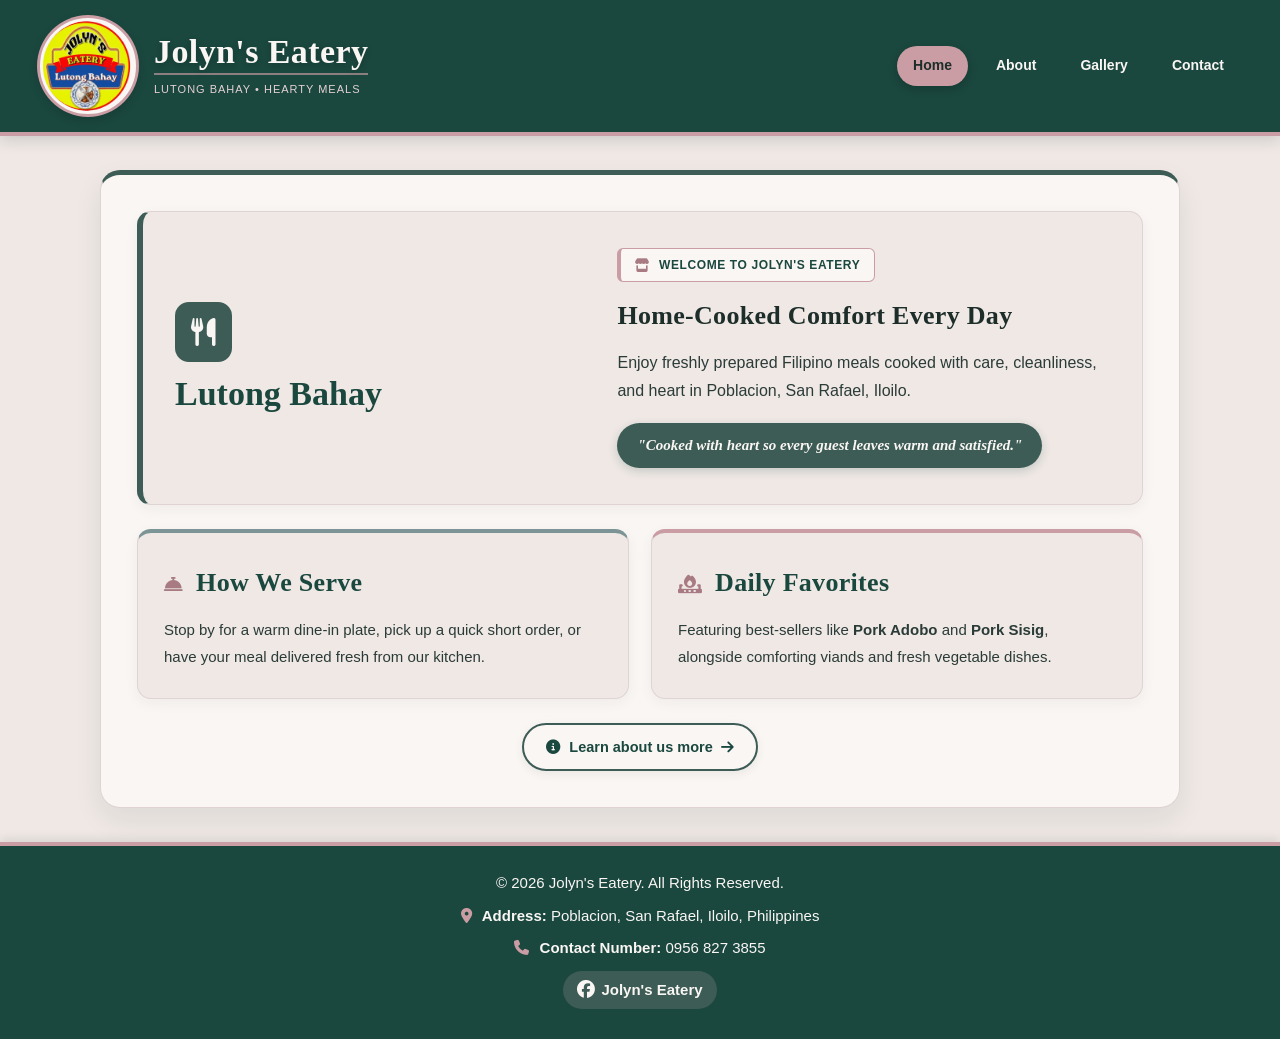
<file: index.html>
<!DOCTYPE html>
<html lang="en">

<head>
    <meta charset="UTF-8">
    <meta name="viewport" content="width=device-width, initial-scale=1.0">

    <title>Jolyn's Eatery | Home</title>

    <link rel="icon" type="image/png" href="Images/Jolyn's Logo.png">
    <link rel="stylesheet" href="css/styles.css">

    <!-- Font Awesome Icons -->
    <link rel="stylesheet"
          href="https://cdnjs.cloudflare.com/ajax/libs/font-awesome/6.5.1/css/all.min.css">
</head>

<body>

    <header>

        <div class="header-logo">

            <img src="Images/Jolyn's Logo.png"
                 alt="Jolyn's Eatery Logo">

            <div>
                <h1>Jolyn's Eatery</h1>
                <span class="header-tagline">Lutong Bahay • Hearty Meals</span>
            </div>

        </div>

        <nav aria-label="Primary Navigation">
            <input type="checkbox" id="nav-toggle" class="nav-toggle">
            <label for="nav-toggle" class="nav-toggle-label" aria-label="Toggle Menu">
                <span></span>
                <span></span>
                <span></span>
            </label>
            <ul>
                <li><a href="index.html" class="active">Home</a></li>
                <li><a href="about.html">About</a></li>
                <li><a href="gallery.html">Gallery</a></li>
                <li><a href="contact.html">Contact</a></li>
            </ul>
        </nav>

    </header>

    <main>

        <!-- Hero Section -->
        <section class="hero">

            <div class="hero-left">
                <i class="fa-solid fa-utensils" aria-hidden="true"></i>
                <span class="hero-highlight">Lutong Bahay</span>
            </div>

            <div class="hero-right">
                <span class="welcome-note">
                    <i class="fa-solid fa-store" aria-hidden="true"></i>
                    Welcome to Jolyn's Eatery
                </span>

                <h2>Home-Cooked Comfort Every Day</h2>

                <p>
                    Enjoy freshly prepared Filipino meals cooked with care, cleanliness,
                    and heart in Poblacion, San Rafael, Iloilo.
                </p>

                <span class="tagline-pill">
                    "Cooked with heart so every guest leaves warm and satisfied."
                </span>
            </div>

        </section>

        <!-- Two-Column Serving & Specialties -->
        <div class="home-grid">

            <section class="info-card serve-card">

                <h2><i class="fa-solid fa-concierge-bell" aria-hidden="true"></i> How We Serve</h2>

                <p>
                    Stop by for a warm dine-in plate, pick up a quick short order, or have
                    your meal delivered fresh from our kitchen.
                </p>

            </section>

            <section class="info-card special-card">

                <h2><i class="fa-solid fa-fire-burner" aria-hidden="true"></i> Daily Favorites</h2>

                <p>
                    Featuring best-sellers like <strong>Pork Adobo</strong> and
                    <strong>Pork Sisig</strong>, alongside comforting viands and fresh
                    vegetable dishes.
                </p>

            </section>

        </div>

        <!-- Bottom Middle CTA Under Both Cards -->
        <div class="home-bottom-cta">
            <a href="about.html" class="about-cta-btn">
                <i class="fa-solid fa-circle-info" aria-hidden="true"></i>
                Learn about us more
                <i class="fa-solid fa-arrow-right" aria-hidden="true"></i>
            </a>
        </div>

    </main>

    <footer>

        <p>&copy; 2026 Jolyn's Eatery. All Rights Reserved.</p>

        <p>
            <i class="fa-solid fa-location-dot" aria-hidden="true"></i>
            <strong>Address:</strong>
            Poblacion, San Rafael, Iloilo, Philippines
        </p>

        <p>
            <i class="fa-solid fa-phone" aria-hidden="true"></i>
            <strong>Contact Number:</strong>
            0956 827 3855
        </p>

        <p>
            <a href="https://www.facebook.com/BagoongIlonggo" target="_blank" rel="noopener noreferrer">
                <i class="fa-brands fa-facebook" aria-hidden="true"></i>
                Jolyn's Eatery
            </a>
        </p>

    </footer>

</body>

</html>
</file>
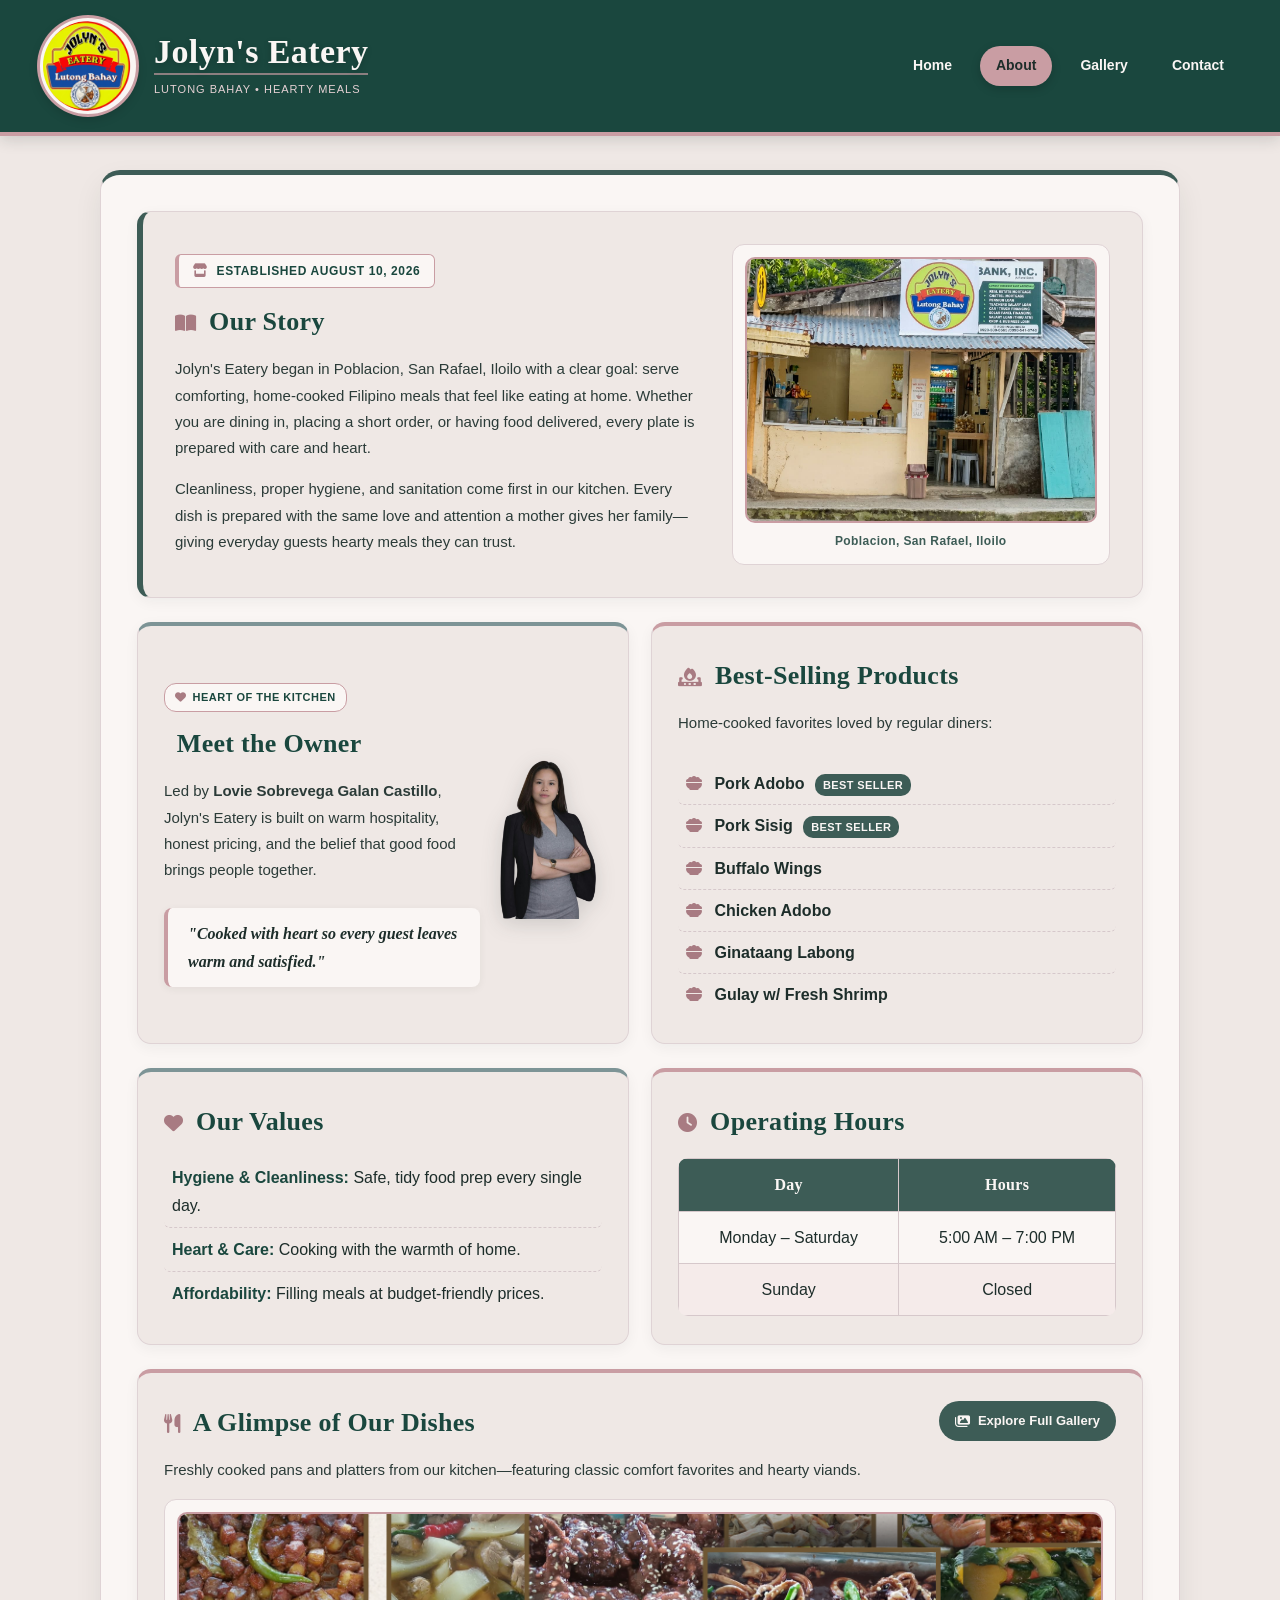
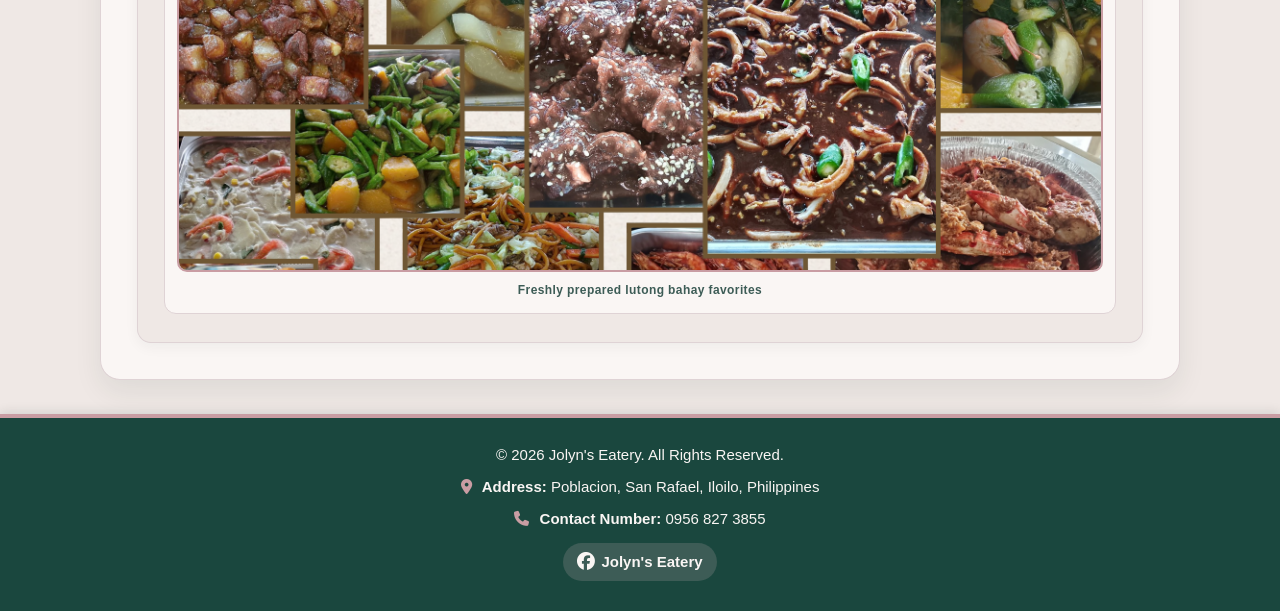
<file: about.html>
<!DOCTYPE html>
<html lang="en">

<head>
    <meta charset="UTF-8">
    <meta name="viewport" content="width=device-width, initial-scale=1.0">

    <title>Jolyn's Eatery | About</title>

    <link rel="icon" type="image/png" href="Images/Jolyn's Logo.png">
    <link rel="stylesheet" href="css/styles.css">

    <!-- Font Awesome Icons -->
    <link rel="stylesheet"
          href="https://cdnjs.cloudflare.com/ajax/libs/font-awesome/6.5.1/css/all.min.css">
</head>

<body>

    <header>

        <div class="header-logo">

            <img src="Images/Jolyn's Logo.png"
                 alt="Jolyn's Eatery Logo">

            <div>
                <h1>Jolyn's Eatery</h1>
                <span class="header-tagline">Lutong Bahay • Hearty Meals</span>
            </div>

        </div>

        <nav aria-label="Primary Navigation">
            <input type="checkbox" id="nav-toggle" class="nav-toggle">
            <label for="nav-toggle" class="nav-toggle-label" aria-label="Toggle Menu">
                <span></span>
                <span></span>
                <span></span>
            </label>
            <ul>
                <li><a href="index.html">Home</a></li>
                <li><a href="about.html" class="active">About</a></li>
                <li><a href="gallery.html">Gallery</a></li>
                <li><a href="contact.html">Contact</a></li>
            </ul>
        </nav>

    </header>

    <main>

        <!-- Our Story Section -->
        <section class="about-story-card">

            <div class="about-story-text">
                <span class="welcome-note">
                    <i class="fa-solid fa-store" aria-hidden="true"></i>
                    Established August 10, 2026
                </span>

                <h2><i class="fa-solid fa-book-open" aria-hidden="true"></i> Our Story</h2>

                <p>
                    Jolyn's Eatery began in Poblacion, San Rafael, Iloilo with a clear goal:
                    serve comforting, home-cooked Filipino meals that feel like eating at home.
                    Whether you are dining in, placing a short order, or having food delivered,
                    every plate is prepared with care and heart.
                </p>

                <p>
                    Cleanliness, proper hygiene, and sanitation come first in our kitchen.
                    Every dish is prepared with the same love and attention a mother gives her
                    family—giving everyday guests hearty meals they can trust.
                </p>
            </div>

            <div class="about-story-media">
                <img src="Images/Eatery.jpg"
                     alt="Jolyn's Eatery storefront in Poblacion, San Rafael, Iloilo"
                     class="about-photo">
                <span class="photo-caption">Poblacion, San Rafael, Iloilo</span>
            </div>

        </section>

        <!-- Two-Column Owner & Best-Selling Products -->
        <div class="home-grid about-align-grid">

            <section class="info-card serve-card owner-card">

                <div class="owner-card-content">
                    <div class="owner-text">
                        <span class="owner-role-tag">
                            <i class="fa-solid fa-heart" aria-hidden="true"></i>
                            Heart of the Kitchen
                        </span>

                        <h2><i class="fa-solid fa-user-chef" aria-hidden="true"></i> Meet the Owner</h2>

                        <p>
                            Led by <strong>Lovie Sobrevega Galan Castillo</strong>, Jolyn's Eatery is built on
                            warm hospitality, honest pricing, and the belief that good food brings
                            people together.
                        </p>

                        <div class="motto-quote">
                            "Cooked with heart so every guest leaves warm and satisfied."
                        </div>
                    </div>

                    <div class="owner-cutout-wrap">
                        <img src="Images/Owner.png"
                             alt="Lovie Sobrevega Galan Castillo, owner of Jolyn's Eatery"
                             class="owner-cutout">
                    </div>
                </div>

            </section>

            <section class="info-card special-card">

                <h2><i class="fa-solid fa-fire-burner" aria-hidden="true"></i> Best-Selling Products</h2>

                <p>
                    Home-cooked favorites loved by regular diners:
                </p>

                <ul class="meal-list">
                    <li><i class="fa-solid fa-bowl-food" aria-hidden="true"></i> Pork Adobo <span class="bestseller-tag">Best Seller</span></li>
                    <li><i class="fa-solid fa-bowl-food" aria-hidden="true"></i> Pork Sisig <span class="bestseller-tag">Best Seller</span></li>
                    <li><i class="fa-solid fa-bowl-food" aria-hidden="true"></i> Buffalo Wings</li>
                    <li><i class="fa-solid fa-bowl-food" aria-hidden="true"></i> Chicken Adobo</li>
                    <li><i class="fa-solid fa-bowl-food" aria-hidden="true"></i> Ginataang Labong</li>
                    <li><i class="fa-solid fa-bowl-food" aria-hidden="true"></i> Gulay w/ Fresh Shrimp</li>
                </ul>

            </section>

        </div>

        <!-- Values & Operating Hours -->
        <div class="home-grid">

            <section class="info-card serve-card">

                <h2><i class="fa-solid fa-heart" aria-hidden="true"></i> Our Values</h2>

                <ul class="values-list">
                    <li><strong>Hygiene &amp; Cleanliness:</strong> Safe, tidy food prep every single day.</li>
                    <li><strong>Heart &amp; Care:</strong> Cooking with the warmth of home.</li>
                    <li><strong>Affordability:</strong> Filling meals at budget-friendly prices.</li>
                </ul>

            </section>

            <section class="info-card special-card">

                <h2><i class="fa-solid fa-clock" aria-hidden="true"></i> Operating Hours</h2>

                <table class="hours-table">
                    <thead>
                        <tr>
                            <th>Day</th>
                            <th>Hours</th>
                        </tr>
                    </thead>
                    <tbody>
                        <tr>
                            <td>Monday – Saturday</td>
                            <td>5:00 AM – 7:00 PM</td>
                        </tr>
                        <tr>
                            <td>Sunday</td>
                            <td>Closed</td>
                        </tr>
                    </tbody>
                </table>

            </section>

        </div>

        <!-- Glimpse of Dishes Preview Card -->
        <section class="info-card special-card about-glimpse-card">

            <div class="about-glimpse-header">
                <div>
                    <h2><i class="fa-solid fa-utensils" aria-hidden="true"></i> A Glimpse of Our Dishes</h2>
                    <p>
                        Freshly cooked pans and platters from our kitchen—featuring classic
                        comfort favorites and hearty viands.
                    </p>
                </div>

                <a href="gallery.html" class="gallery-link-btn">
                    <i class="fa-solid fa-images" aria-hidden="true"></i>
                    Explore Full Gallery
                </a>
            </div>

            <div class="about-glimpse-frame">
                <img src="Images/foods.png"
                     alt="Collage of home-cooked dishes and platters at Jolyn's Eatery"
                     class="about-glimpse-img">
                <span class="photo-caption">Freshly prepared lutong bahay favorites</span>
            </div>

        </section>

    </main>

    <footer>

        <p>&copy; 2026 Jolyn's Eatery. All Rights Reserved.</p>

        <p>
            <i class="fa-solid fa-location-dot" aria-hidden="true"></i>
            <strong>Address:</strong>
            Poblacion, San Rafael, Iloilo, Philippines
        </p>

        <p>
            <i class="fa-solid fa-phone" aria-hidden="true"></i>
            <strong>Contact Number:</strong>
            0956 827 3855
        </p>

        <p>
            <a href="https://www.facebook.com/BagoongIlonggo" target="_blank" rel="noopener noreferrer">
                <i class="fa-brands fa-facebook" aria-hidden="true"></i>
                Jolyn's Eatery
            </a>
        </p>

    </footer>

</body>

</html>
</file>
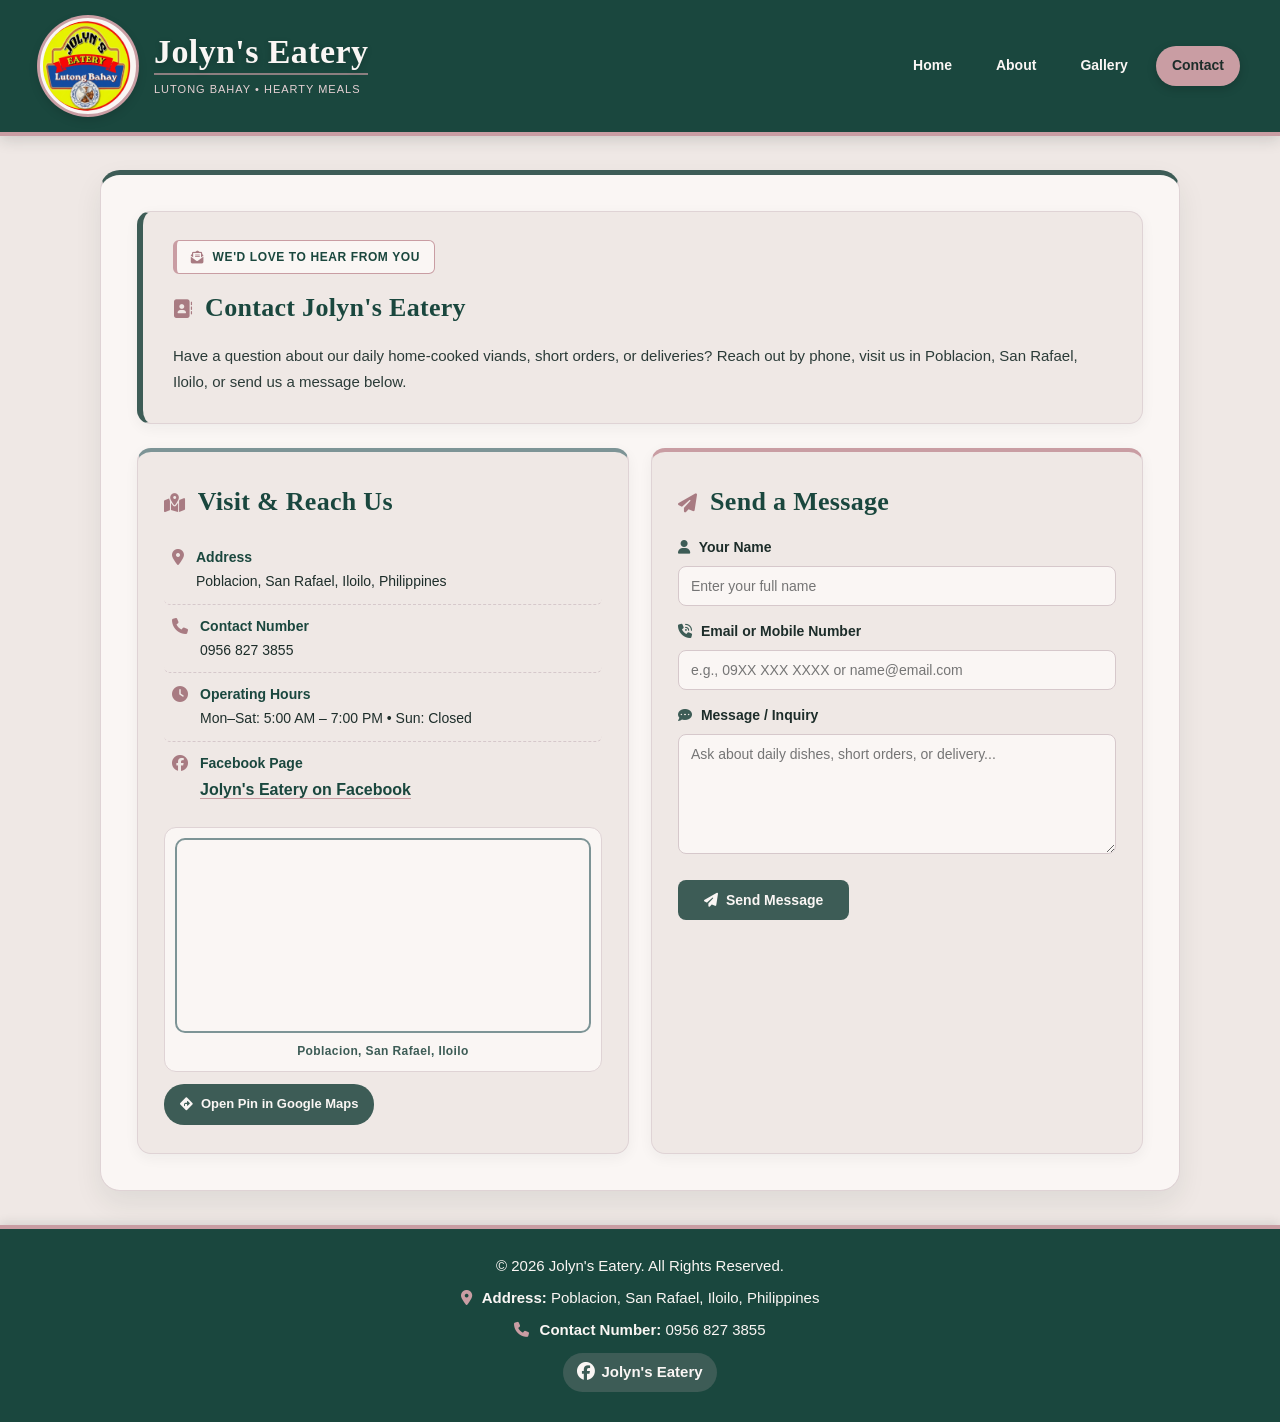
<file: contact.html>
<!DOCTYPE html>
<html lang="en">

<head>
    <meta charset="UTF-8">
    <meta name="viewport" content="width=device-width, initial-scale=1.0">

    <title>Jolyn's Eatery | Contact</title>

    <link rel="icon" type="image/png" href="Images/Jolyn's Logo.png">
    <link rel="stylesheet" href="css/styles.css">

    <!-- Font Awesome Icons -->
    <link rel="stylesheet"
          href="https://cdnjs.cloudflare.com/ajax/libs/font-awesome/6.5.1/css/all.min.css">
</head>

<body>

    <header>

        <div class="header-logo">

            <img src="Images/Jolyn's Logo.png"
                 alt="Jolyn's Eatery Logo">

            <div>
                <h1>Jolyn's Eatery</h1>
                <span class="header-tagline">Lutong Bahay • Hearty Meals</span>
            </div>

        </div>

        <nav aria-label="Primary Navigation">
            <input type="checkbox" id="nav-toggle" class="nav-toggle">
            <label for="nav-toggle" class="nav-toggle-label" aria-label="Toggle Menu">
                <span></span>
                <span></span>
                <span></span>
            </label>
            <ul>
                <li><a href="index.html">Home</a></li>
                <li><a href="about.html">About</a></li>
                <li><a href="gallery.html">Gallery</a></li>
                <li><a href="contact.html" class="active">Contact</a></li>
            </ul>
        </nav>

    </header>

    <main>

        <!-- Contact Intro -->
        <section class="contact-intro">
            <span class="welcome-note">
                <i class="fa-solid fa-envelope-open-text" aria-hidden="true"></i>
                We'd Love to Hear From You
            </span>

            <h2><i class="fa-solid fa-address-book" aria-hidden="true"></i> Contact Jolyn's Eatery</h2>

            <p>
                Have a question about our daily home-cooked viands, short orders, or
                deliveries? Reach out by phone, visit us in Poblacion, San Rafael, Iloilo,
                or send us a message below.
            </p>
        </section>

        <!-- Two-Column Contact Details & Message Form -->
        <div class="home-grid contact-grid">

            <section class="info-card serve-card contact-details-card">

                <h2><i class="fa-solid fa-map-location-dot" aria-hidden="true"></i> Visit &amp; Reach Us</h2>

                <ul class="contact-info-list">
                    <li>
                        <i class="fa-solid fa-location-dot" aria-hidden="true"></i>
                        <div>
                            <strong>Address</strong>
                            <span>Poblacion, San Rafael, Iloilo, Philippines</span>
                        </div>
                    </li>
                    <li>
                        <i class="fa-solid fa-phone" aria-hidden="true"></i>
                        <div>
                            <strong>Contact Number</strong>
                            <span>0956 827 3855</span>
                        </div>
                    </li>
                    <li>
                        <i class="fa-solid fa-clock" aria-hidden="true"></i>
                        <div>
                            <strong>Operating Hours</strong>
                            <span>Mon–Sat: 5:00 AM – 7:00 PM • Sun: Closed</span>
                        </div>
                    </li>
                    <li>
                        <i class="fa-brands fa-facebook" aria-hidden="true"></i>
                        <div>
                            <strong>Facebook Page</strong>
                            <a href="https://www.facebook.com/BagoongIlonggo"
                               target="_blank"
                               rel="noopener noreferrer"
                               class="contact-inline-link">
                                Jolyn's Eatery on Facebook
                            </a>
                        </div>
                    </li>
                </ul>

                <div class="map-embed-wrap">
                    <iframe
                        src="https://www.google.com/maps?q=Poblacion,+San+Rafael,+Iloilo,+Philippines&output=embed"
                        class="location-map"
                        loading="lazy"
                        referrerpolicy="no-referrer-when-downgrade"
                        title="Map of Poblacion, San Rafael, Iloilo, Philippines">
                    </iframe>
                    <span class="photo-caption">Poblacion, San Rafael, Iloilo</span>
                </div>

                <div class="map-action-row">
                    <a href="https://maps.app.goo.gl/ujZz7ANZGycvZ1D49"
                       target="_blank"
                       rel="noopener noreferrer"
                       class="gallery-link-btn">
                        <i class="fa-solid fa-diamond-turn-right" aria-hidden="true"></i>
                        Open Pin in Google Maps
                    </a>
                </div>

            </section>

            <section class="info-card special-card contact-form-card">

                <h2><i class="fa-solid fa-paper-plane" aria-hidden="true"></i> Send a Message</h2>

                <form action="#" method="post" class="contact-form">
                    <label for="name">
                        <i class="fa-solid fa-user" aria-hidden="true"></i> Your Name
                    </label>
                    <input type="text"
                           id="name"
                           name="name"
                           placeholder="Enter your full name"
                           required>

                    <label for="contact-info">
                        <i class="fa-solid fa-phone-volume" aria-hidden="true"></i> Email or Mobile Number
                    </label>
                    <input type="text"
                           id="contact-info"
                           name="contact_info"
                           placeholder="e.g., 09XX XXX XXXX or name@email.com"
                           required>

                    <label for="message">
                        <i class="fa-solid fa-comment-dots" aria-hidden="true"></i> Message / Inquiry
                    </label>
                    <textarea id="message"
                              name="message"
                              rows="5"
                              placeholder="Ask about daily dishes, short orders, or delivery..."
                              required></textarea>

                    <button type="submit">
                        <i class="fa-solid fa-paper-plane" aria-hidden="true"></i> Send Message
                    </button>
                </form>

            </section>

        </div>

    </main>

    <footer>

        <p>&copy; 2026 Jolyn's Eatery. All Rights Reserved.</p>

        <p>
            <i class="fa-solid fa-location-dot" aria-hidden="true"></i>
            <strong>Address:</strong>
            Poblacion, San Rafael, Iloilo, Philippines
        </p>

        <p>
            <i class="fa-solid fa-phone" aria-hidden="true"></i>
            <strong>Contact Number:</strong>
            0956 827 3855
        </p>

        <p>
            <a href="https://www.facebook.com/BagoongIlonggo" target="_blank" rel="noopener noreferrer">
                <i class="fa-brands fa-facebook" aria-hidden="true"></i>
                Jolyn's Eatery
            </a>
        </p>

    </footer>

</body>

</html>
</file>
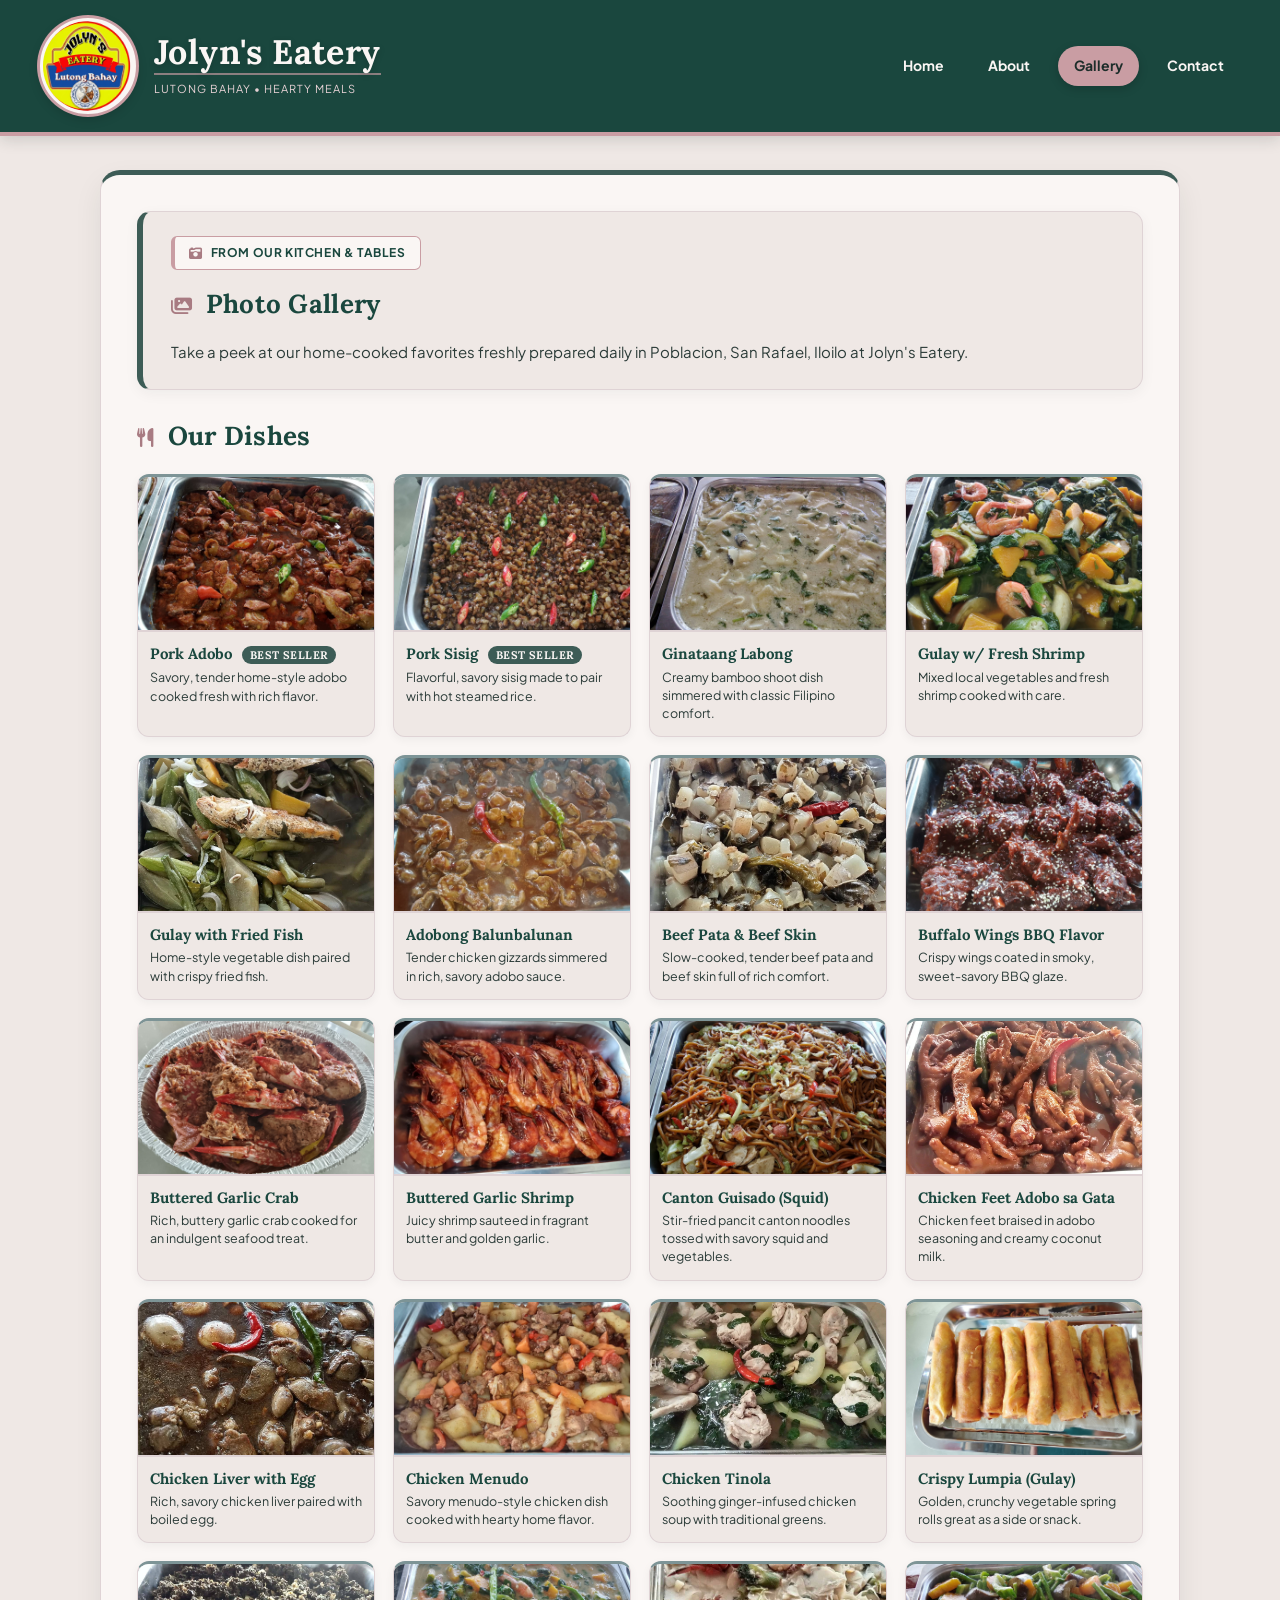
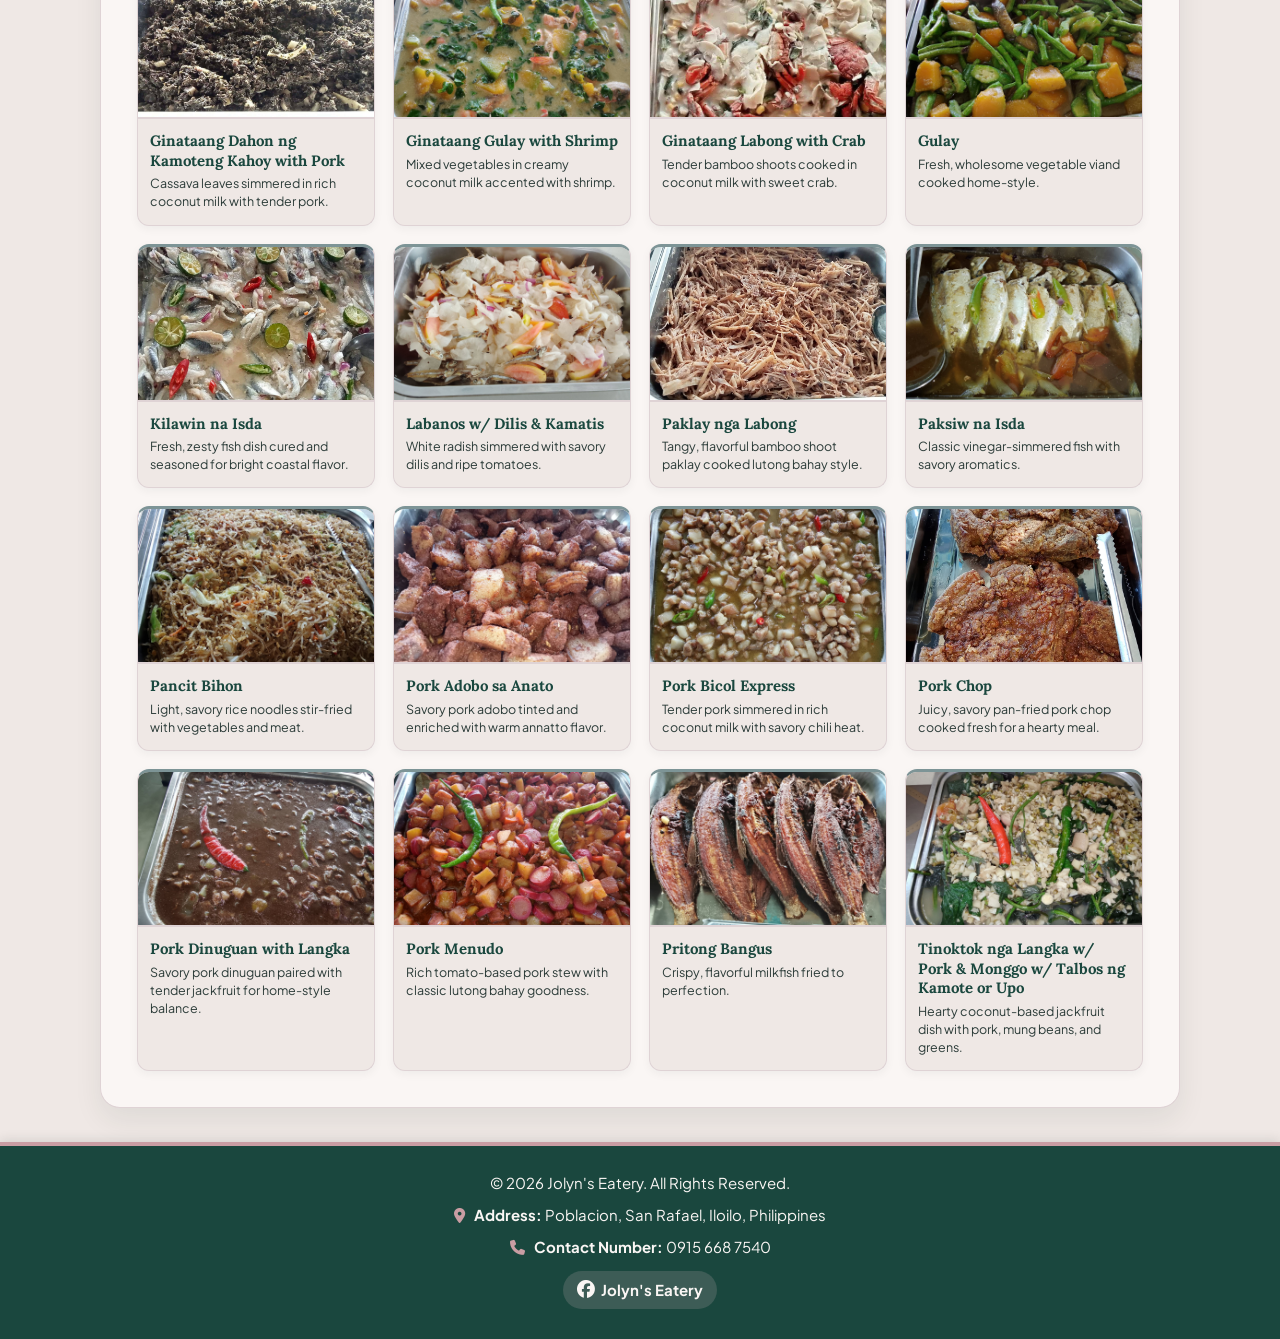
<file: gallery.html>
<!DOCTYPE html>
<html lang="en">

<head>
    <meta charset="UTF-8">
    <meta name="viewport" content="width=device-width, initial-scale=1.0">

    <title>Jolyn's Eatery | Gallery</title>

    <link rel="icon" type="image/png" href="Images/Jolyn's Logo.png">

    <!-- Google Fonts for Consistent Typography -->
    <link rel="preconnect" href="https://fonts.googleapis.com">
    <link rel="preconnect" href="https://fonts.gstatic.com" crossorigin>
    <link href="https://fonts.googleapis.com/css2?family=Lora:ital,wght@0,600;0,700;1,600&family=Plus+Jakarta+Sans:wght@400;500;600;700&display=swap" rel="stylesheet">

    <link rel="stylesheet" href="css/styles.css">

    <!-- Font Awesome Icons -->
    <link rel="stylesheet"
          href="https://cdnjs.cloudflare.com/ajax/libs/font-awesome/6.5.1/css/all.min.css">
</head>

<body>

    <header>

        <div class="header-logo">

            <img src="Images/Jolyn's Logo.png"
                 alt="Jolyn's Eatery Logo">

            <div>
                <h1>Jolyn's Eatery</h1>
                <span class="header-tagline">Lutong Bahay • Hearty Meals</span>
            </div>

        </div>

        <nav aria-label="Primary Navigation">
            <input type="checkbox" id="nav-toggle" class="nav-toggle">
            <label for="nav-toggle" class="nav-toggle-label" aria-label="Toggle Menu">
                <span></span>
                <span></span>
                <span></span>
            </label>
            <ul>
                <li><a href="index.html">Home</a></li>
                <li><a href="about.html">About</a></li>
                <li><a href="gallery.html" class="active">Gallery</a></li>
                <li><a href="contact.html">Contact</a></li>
            </ul>
        </nav>

    </header>

    <main>

        <!-- Gallery Intro -->
        <section class="gallery-intro">
            <span class="welcome-note">
                <i class="fa-solid fa-camera-retro" aria-hidden="true"></i>
                From Our Kitchen &amp; Tables
            </span>

            <h2><i class="fa-solid fa-images" aria-hidden="true"></i> Photo Gallery</h2>

            <p>
                Take a peek at our home-cooked favorites freshly prepared daily in
                Poblacion, San Rafael, Iloilo at Jolyn's Eatery.
            </p>
        </section>

        <!-- Section 1: Dish Photos -->
        <section class="gallery-section">
            <h2 class="gallery-heading"><i class="fa-solid fa-utensils" aria-hidden="true"></i> Our Dishes</h2>

            <div class="gallery-grid">

                <article class="gallery-card">
                    <img src="Images/pork-adobo.jpg"
                         alt="Pork Adobo served at Jolyn's Eatery"
                         class="gallery-img">
                    <div class="gallery-caption">
                        <h3>Pork Adobo <span class="bestseller-tag">Best Seller</span></h3>
                        <p>Savory, tender home-style adobo cooked fresh with rich flavor.</p>
                    </div>
                </article>

                <article class="gallery-card">
                    <img src="Images/pork-sisig.jpg"
                         alt="Pork Sisig served at Jolyn's Eatery"
                         class="gallery-img">
                    <div class="gallery-caption">
                        <h3>Pork Sisig <span class="bestseller-tag">Best Seller</span></h3>
                        <p>Flavorful, savory sisig made to pair with hot steamed rice.</p>
                    </div>
                </article>

                <article class="gallery-card">
                    <img src="Images/ginataang-labong.jpg"
                         alt="Ginataang Labong at Jolyn's Eatery"
                         class="gallery-img">
                    <div class="gallery-caption">
                        <h3>Ginataang Labong</h3>
                        <p>Creamy bamboo shoot dish simmered with classic Filipino comfort.</p>
                    </div>
                </article>

                <article class="gallery-card">
                    <img src="Images/gulay-with-shrimp.jpg"
                         alt="Gulay with fresh shrimp at Jolyn's Eatery"
                         class="gallery-img">
                    <div class="gallery-caption">
                        <h3>Gulay w/ Fresh Shrimp</h3>
                        <p>Mixed local vegetables and fresh shrimp cooked with care.</p>
                    </div>
                </article>

                <article class="gallery-card">
                    <img src="Images/gulay-with-fried-fish.jpg"
                         alt="Gulay with Fried Fish served at Jolyn's Eatery"
                         class="gallery-img">
                    <div class="gallery-caption">
                        <h3>Gulay with Fried Fish</h3>
                        <p>Home-style vegetable dish paired with crispy fried fish.</p>
                    </div>
                </article>

                <article class="gallery-card">
                    <img src="Images/adobong-balunbalunan.jpg"
                         alt="Adobong Balunbalunan served at Jolyn's Eatery"
                         class="gallery-img">
                    <div class="gallery-caption">
                        <h3>Adobong Balunbalunan</h3>
                        <p>Tender chicken gizzards simmered in rich, savory adobo sauce.</p>
                    </div>
                </article>

                <article class="gallery-card">
                    <img src="Images/beef-pata-beef-skin.jpg"
                         alt="Beef Pata and Beef Skin served at Jolyn's Eatery"
                         class="gallery-img">
                    <div class="gallery-caption">
                        <h3>Beef Pata &amp; Beef Skin</h3>
                        <p>Slow-cooked, tender beef pata and beef skin full of rich comfort.</p>
                    </div>
                </article>

                <article class="gallery-card">
                    <img src="Images/buffalo-wings-bbq-flavor.jpg"
                         alt="Buffalo Wings BBQ Flavor served at Jolyn's Eatery"
                         class="gallery-img">
                    <div class="gallery-caption">
                        <h3>Buffalo Wings BBQ Flavor</h3>
                        <p>Crispy wings coated in smoky, sweet-savory BBQ glaze.</p>
                    </div>
                </article>

                <article class="gallery-card">
                    <img src="Images/buttered-garlic-crab.jpg"
                         alt="Buttered Garlic Crab served at Jolyn's Eatery"
                         class="gallery-img">
                    <div class="gallery-caption">
                        <h3>Buttered Garlic Crab</h3>
                        <p>Rich, buttery garlic crab cooked for an indulgent seafood treat.</p>
                    </div>
                </article>

                <article class="gallery-card">
                    <img src="Images/buttered-garlic-shrimp.jpg"
                         alt="Buttered Garlic Shrimp served at Jolyn's Eatery"
                         class="gallery-img">
                    <div class="gallery-caption">
                        <h3>Buttered Garlic Shrimp</h3>
                        <p>Juicy shrimp sauteed in fragrant butter and golden garlic.</p>
                    </div>
                </article>

                <article class="gallery-card">
                    <img src="Images/canton-guisado-squid.jpg"
                         alt="Canton Guisado Squid served at Jolyn's Eatery"
                         class="gallery-img">
                    <div class="gallery-caption">
                        <h3>Canton Guisado (Squid)</h3>
                        <p>Stir-fried pancit canton noodles tossed with savory squid and vegetables.</p>
                    </div>
                </article>

                <article class="gallery-card">
                    <img src="Images/chicken-feet-adobo-sa-gata.jpg"
                         alt="Chicken Feet Adobo sa Gata served at Jolyn's Eatery"
                         class="gallery-img">
                    <div class="gallery-caption">
                        <h3>Chicken Feet Adobo sa Gata</h3>
                        <p>Chicken feet braised in adobo seasoning and creamy coconut milk.</p>
                    </div>
                </article>

                <article class="gallery-card">
                    <img src="Images/chicken-liver-with-egg.jpg"
                         alt="Chicken Liver with Egg served at Jolyn's Eatery"
                         class="gallery-img">
                    <div class="gallery-caption">
                        <h3>Chicken Liver with Egg</h3>
                        <p>Rich, savory chicken liver paired with boiled egg.</p>
                    </div>
                </article>

                <article class="gallery-card">
                    <img src="Images/chicken-menudo.jpg"
                         alt="Chicken Menudo served at Jolyn's Eatery"
                         class="gallery-img">
                    <div class="gallery-caption">
                        <h3>Chicken Menudo</h3>
                        <p>Savory menudo-style chicken dish cooked with hearty home flavor.</p>
                    </div>
                </article>

                <article class="gallery-card">
                    <img src="Images/chicken-tinola.jpg"
                         alt="Chicken Tinola served at Jolyn's Eatery"
                         class="gallery-img">
                    <div class="gallery-caption">
                        <h3>Chicken Tinola</h3>
                        <p>Soothing ginger-infused chicken soup with traditional greens.</p>
                    </div>
                </article>

                <article class="gallery-card">
                    <img src="Images/crispy-lumpia-gulay.jpg"
                         alt="Crispy Lumpia Gulay served at Jolyn's Eatery"
                         class="gallery-img">
                    <div class="gallery-caption">
                        <h3>Crispy Lumpia (Gulay)</h3>
                        <p>Golden, crunchy vegetable spring rolls great as a side or snack.</p>
                    </div>
                </article>

                <article class="gallery-card">
                    <img src="Images/ginataang-dahon-ng-kamoteng-kahoy-with-pork.jpg"
                         alt="Ginataang Dahon ng Kamoteng Kahoy with Pork"
                         class="gallery-img">
                    <div class="gallery-caption">
                        <h3>Ginataang Dahon ng Kamoteng Kahoy with Pork</h3>
                        <p>Cassava leaves simmered in rich coconut milk with tender pork.</p>
                    </div>
                </article>

                <article class="gallery-card">
                    <img src="Images/ginataang-gulay-with-shrimp.jpg"
                         alt="Ginataang Gulay with Shrimp"
                         class="gallery-img">
                    <div class="gallery-caption">
                        <h3>Ginataang Gulay with Shrimp</h3>
                        <p>Mixed vegetables in creamy coconut milk accented with shrimp.</p>
                    </div>
                </article>

                <article class="gallery-card">
                    <img src="Images/ginataang-labong-with-crab.jpg"
                         alt="Ginataang Labong with Crab"
                         class="gallery-img">
                    <div class="gallery-caption">
                        <h3>Ginataang Labong with Crab</h3>
                        <p>Tender bamboo shoots cooked in coconut milk with sweet crab.</p>
                    </div>
                </article>

                <article class="gallery-card">
                    <img src="Images/gulay.jpg"
                         alt="Gulay served at Jolyn's Eatery"
                         class="gallery-img">
                    <div class="gallery-caption">
                        <h3>Gulay</h3>
                        <p>Fresh, wholesome vegetable viand cooked home-style.</p>
                    </div>
                </article>

                <article class="gallery-card">
                    <img src="Images/kilawin-na-isda.jpg"
                         alt="Kilawin na Isda served at Jolyn's Eatery"
                         class="gallery-img">
                    <div class="gallery-caption">
                        <h3>Kilawin na Isda</h3>
                        <p>Fresh, zesty fish dish cured and seasoned for bright coastal flavor.</p>
                    </div>
                </article>

                <article class="gallery-card">
                    <img src="Images/labanos-with-dilis-and-kamatis.jpg"
                         alt="Labanos with Dilis and Kamatis"
                         class="gallery-img">
                    <div class="gallery-caption">
                        <h3>Labanos w/ Dilis &amp; Kamatis</h3>
                        <p>White radish simmered with savory dilis and ripe tomatoes.</p>
                    </div>
                </article>

                <article class="gallery-card">
                    <img src="Images/paklay-nga-labong.jpg"
                         alt="Paklay nga Labong served at Jolyn's Eatery"
                         class="gallery-img">
                    <div class="gallery-caption">
                        <h3>Paklay nga Labong</h3>
                        <p>Tangy, flavorful bamboo shoot paklay cooked lutong bahay style.</p>
                    </div>
                </article>

                <article class="gallery-card">
                    <img src="Images/paksiw-na-isda.jpg"
                         alt="Paksiw na Isda served at Jolyn's Eatery"
                         class="gallery-img">
                    <div class="gallery-caption">
                        <h3>Paksiw na Isda</h3>
                        <p>Classic vinegar-simmered fish with savory aromatics.</p>
                    </div>
                </article>

                <article class="gallery-card">
                    <img src="Images/pancit-bihon.jpg"
                         alt="Pancit Bihon served at Jolyn's Eatery"
                         class="gallery-img">
                    <div class="gallery-caption">
                        <h3>Pancit Bihon</h3>
                        <p>Light, savory rice noodles stir-fried with vegetables and meat.</p>
                    </div>
                </article>

                <article class="gallery-card">
                    <img src="Images/pork-adobo-sa-anato.jpg"
                         alt="Pork Adobo sa Anato served at Jolyn's Eatery"
                         class="gallery-img">
                    <div class="gallery-caption">
                        <h3>Pork Adobo sa Anato</h3>
                        <p>Savory pork adobo tinted and enriched with warm annatto flavor.</p>
                    </div>
                </article>

                <article class="gallery-card">
                    <img src="Images/pork-bicol-express.jpg"
                         alt="Pork Bicol Express served at Jolyn's Eatery"
                         class="gallery-img">
                    <div class="gallery-caption">
                        <h3>Pork Bicol Express</h3>
                        <p>Tender pork simmered in rich coconut milk with savory chili heat.</p>
                    </div>
                </article>

                <article class="gallery-card">
                    <img src="Images/pork-chop.jpg"
                         alt="Pork Chop served at Jolyn's Eatery"
                         class="gallery-img">
                    <div class="gallery-caption">
                        <h3>Pork Chop</h3>
                        <p>Juicy, savory pan-fried pork chop cooked fresh for a hearty meal.</p>
                    </div>
                </article>

                <article class="gallery-card">
                    <img src="Images/pork-dinuguan-with-langka.jpg"
                         alt="Pork Dinuguan with Langka served at Jolyn's Eatery"
                         class="gallery-img">
                    <div class="gallery-caption">
                        <h3>Pork Dinuguan with Langka</h3>
                        <p>Savory pork dinuguan paired with tender jackfruit for home-style balance.</p>
                    </div>
                </article>

                <article class="gallery-card">
                    <img src="Images/pork-menudo.jpg"
                         alt="Pork Menudo served at Jolyn's Eatery"
                         class="gallery-img">
                    <div class="gallery-caption">
                        <h3>Pork Menudo</h3>
                        <p>Rich tomato-based pork stew with classic lutong bahay goodness.</p>
                    </div>
                </article>

                <article class="gallery-card">
                    <img src="Images/pritong-bangus.jpg"
                         alt="Pritong Bangus served at Jolyn's Eatery"
                         class="gallery-img">
                    <div class="gallery-caption">
                        <h3>Pritong Bangus</h3>
                        <p>Crispy, flavorful milkfish fried to perfection.</p>
                    </div>
                </article>

                <article class="gallery-card">
                    <img src="Images/tinoktok-nga-langka-pork-monggo-talbos-ng-kamote-or-upo.jpg"
                         alt="Tinoktok nga Langka with Pork, Monggo, and Talbos ng Kamote or Upo"
                         class="gallery-img">
                    <div class="gallery-caption">
                        <h3>Tinoktok nga Langka w/ Pork &amp; Monggo w/ Talbos ng Kamote or Upo</h3>
                        <p>Hearty coconut-based jackfruit dish with pork, mung beans, and greens.</p>
                    </div>
                </article>

            </div>
        </section>

    </main>

    <footer>

        <p>&copy; 2026 Jolyn's Eatery. All Rights Reserved.</p>

        <p>
            <i class="fa-solid fa-location-dot" aria-hidden="true"></i>
            <strong>Address:</strong>
            Poblacion, San Rafael, Iloilo, Philippines
        </p>

        <p>
            <i class="fa-solid fa-phone" aria-hidden="true"></i>
            <strong>Contact Number:</strong>
            0915 668 7540
        </p>

        <p>
            <a href="https://www.facebook.com/BagoongIlonggo" target="_blank" rel="noopener noreferrer">
                <i class="fa-brands fa-facebook" aria-hidden="true"></i>
                Jolyn's Eatery
            </a>
        </p>

    </footer>

</body>

</html>
</file>
<file: css/styles.css>
/* ===== 1. Whole Page ===== */

* {
    box-sizing: border-box;
}

html,
body {
    max-width: 100%;
    overflow-x: hidden;
}

body {
    margin: 0;
    font-family: "Plus Jakarta Sans", "Trebuchet MS", Tahoma, sans-serif;
    background-color: #EFE8E5;
    color: #1D2D2A;
    line-height: 1.7;
}

/* ===== 2. Header and Navigation ===== */

header {
    position: relative;
    background-color: #1A473E;
    color: #FAF6F4;
    padding: clamp(12px, 2.2vw, 18px) clamp(14px, 4vw, 40px);
    display: flex;
    flex-direction: row;
    flex-wrap: nowrap;
    justify-content: space-between;
    align-items: center;
    gap: clamp(10px, 2vw, 20px);
    border-bottom: 4px solid #C99DA3;
    box-shadow: 0 4px 14px rgba(29, 45, 42, 0.16);
}

/* Header Logo */

.header-logo {
    display: flex;
    flex-direction: row;
    align-items: center;
    gap: clamp(10px, 1.8vw, 18px);
    min-width: 0;
}

.header-logo > div {
    min-width: 0;
}

.header-logo img {
    width: clamp(44px, 8vw, 96px);
    height: clamp(44px, 8vw, 96px);
    flex-shrink: 0;
    object-fit: cover;
    border-radius: 50%;
    background-color: #FAF6F4;
    border: 3px solid #FAF6F4;
    box-shadow: 0 0 0 3px #C99DA3, 0 4px 12px rgba(0, 0, 0, 0.2);
    margin: 0;
    transition: transform 0.25s ease, box-shadow 0.25s ease;
}

.header-logo img:hover {
    transform: scale(1.04);
    box-shadow: 0 0 0 4px #C99DA3, 0 6px 16px rgba(0, 0, 0, 0.26);
}

.header-logo h1 {
    margin: 0;
    font-family: "Lora", Georgia, "Times New Roman", serif;
    font-size: clamp(17px, 3vw, 34px);
    line-height: 1.1;
    letter-spacing: 0.4px;
    white-space: nowrap;
    color: #FAF6F4;
    text-shadow: 0 2px 6px rgba(0, 0, 0, 0.18);
    border-bottom: 2px solid rgba(201, 157, 163, 0.65);
    padding-bottom: 3px;
    display: inline-block;
}

.header-tagline {
    display: block;
    font-size: clamp(9px, 1.1vw, 11px);
    color: #E5D1D4;
    letter-spacing: 1px;
    text-transform: uppercase;
    margin-top: 5px;
    white-space: nowrap;
}

/* Navigation */

nav {
    display: flex;
    align-items: center;
    flex-shrink: 0;
}

.nav-toggle {
    display: none;
}

.nav-toggle-label {
    display: none;
    flex-direction: column;
    justify-content: center;
    align-items: center;
    gap: 5px;
    width: 40px;
    height: 40px;
    cursor: pointer;
    border-radius: 10px;
    border: 1.5px solid rgba(250, 246, 244, 0.65);
    background-color: rgba(250, 246, 244, 0.12);
    transition: background-color 0.2s ease;
}

.nav-toggle-label:hover {
    background-color: #7D9496;
}

.nav-toggle-label span {
    display: block;
    width: 20px;
    height: 2px;
    background-color: #FAF6F4;
    border-radius: 2px;
    transition: transform 0.25s ease, opacity 0.25s ease;
}

nav ul {
    list-style: none;
    margin: 0;
    padding: 0;
    display: flex;
    flex-direction: row;
    flex-wrap: wrap;
    align-items: center;
    justify-content: flex-end;
    gap: clamp(6px, 1vw, 12px);
}

nav ul li {
    flex-shrink: 0;
}

nav a {
    display: inline-block;
    font-family: "Plus Jakarta Sans", "Trebuchet MS", Tahoma, sans-serif;
    color: #FAF6F4;
    text-decoration: none;
    font-weight: bold;
    font-size: clamp(12px, 1.3vw, 14px);
    white-space: nowrap;
    padding: clamp(6px, 0.8vw, 8px) clamp(10px, 1.5vw, 16px);
    border-radius: 20px;
    transition: transform 0.22s ease, background-color 0.25s ease, color 0.25s ease, box-shadow 0.22s ease;
}

nav a:hover {
    transform: translateY(-2px);
    background-color: rgba(201, 157, 163, 0.28);
    color: #FAF6F4;
    box-shadow: 0 4px 10px rgba(0, 0, 0, 0.14);
}

nav a.active {
    background-color: #C99DA3;
    color: #1D2D2A;
    box-shadow: 0 3px 10px rgba(0, 0, 0, 0.18);
}

nav a.active:hover {
    transform: translateY(-2px);
    background-color: #B88B91;
    color: #1D2D2A;
}

/* ===== 3. Main Content ("Plate" Container) ===== */

main {
    width: min(94%, 1080px);
    min-width: 0;
    margin: clamp(14px, 3vw, 34px) auto;
    padding: clamp(16px, 3.5vw, 36px);
    background-color: #FAF6F4;
    border: 1px solid #DFD3D5;
    border-top: 5px solid #3D5C56;
    border-radius: 20px;
    box-shadow: 0 12px 28px rgba(29, 45, 42, 0.08);
    text-align: left;
    transition: padding 0.25s ease, margin 0.25s ease, width 0.25s ease;
}

h2 {
    font-family: "Lora", Georgia, "Times New Roman", serif;
    font-size: clamp(20px, 2.4vw, 26px);
    color: #1A473E;
    letter-spacing: 0.3px;
    margin-top: 0;
    margin-bottom: 12px;
}

h2 i {
    color: #A87B82;
    margin-right: 6px;
    font-size: clamp(16px, 2vw, 19px);
}

p {
    margin-top: 0;
    color: #2B3B38;
    font-family: "Plus Jakarta Sans", "Segoe UI", "Trebuchet MS", Arial, sans-serif;
    font-size: clamp(13.5px, 1.5vw, 15px);
    line-height: 1.75;
    overflow-wrap: break-word;
}

/* ===== 4. Home Page ===== */

.hero {
    display: flex;
    align-items: center;
    justify-content: space-between;
    gap: clamp(18px, 3vw, 32px);
    background-color: #EFE8E5;
    border: 1px solid #DFD3D5;
    border-left: 6px solid #3D5C56;
    border-radius: 14px;
    padding: clamp(20px, 3.5vw, 36px) clamp(18px, 3vw, 32px);
    margin-bottom: 24px;
    box-shadow: 0 4px 14px rgba(29, 45, 42, 0.05);
    transition: transform 0.25s ease, box-shadow 0.25s ease;
}

.hero:hover {
    transform: translateY(-2px);
    box-shadow: 0 8px 20px rgba(29, 45, 42, 0.09);
}

.hero-left {
    flex: 1;
    min-width: 0;
    display: flex;
    flex-direction: column;
    align-items: flex-start;
    gap: 12px;
}

.hero-left i {
    font-size: clamp(22px, 2.8vw, 28px);
    color: #FAF6F4;
    background-color: #3D5C56;
    border: 2px solid #3D5C56;
    padding: 14px;
    border-radius: 14px;
}

.hero-highlight {
    font-family: "Lora", Georgia, "Times New Roman", serif;
    font-size: clamp(24px, 3.4vw, 34px);
    line-height: 1.2;
    font-weight: bold;
    color: #1A473E;
}

.hero-right {
    flex: 1.2;
    min-width: 0;
}

.welcome-note {
    display: inline-flex;
    align-items: center;
    gap: 8px;
    font-size: clamp(10.5px, 1.2vw, 12px);
    font-weight: bold;
    letter-spacing: 0.6px;
    text-transform: uppercase;
    color: #1A473E;
    background-color: #FAF6F4;
    border: 1px solid #C99DA3;
    border-left: 4px solid #C99DA3;
    padding: 6px 14px;
    border-radius: 6px;
    margin-bottom: 12px;
}

.welcome-note i {
    color: #A87B82;
    font-size: 13px;
}

.hero-right h2 {
    font-size: clamp(20px, 2.6vw, 26px);
    color: #1D2D2A;
    margin-bottom: 10px;
}

.hero-right p {
    font-size: clamp(14px, 1.6vw, 16px);
    margin-bottom: 18px;
}

.tagline-pill {
    display: inline-block;
    background-color: #3D5C56;
    color: #FAF6F4;
    font-family: "Lora", Georgia, "Times New Roman", serif;
    font-style: italic;
    font-weight: bold;
    font-size: clamp(13px, 1.5vw, 15px);
    padding: 10px 20px;
    border-radius: 25px;
    box-shadow: 0 3px 10px rgba(26, 71, 62, 0.2);
    transition: transform 0.22s ease, background-color 0.25s ease, box-shadow 0.22s ease;
}

.tagline-pill:hover {
    transform: translateY(-3px) scale(1.02);
    background-color: #A87B82;
    box-shadow: 0 6px 16px rgba(168, 123, 130, 0.26);
}

.home-grid {
    display: grid;
    grid-template-columns: repeat(2, minmax(0, 1fr));
    gap: clamp(14px, 2.2vw, 22px);
    margin-bottom: 24px;
}

.home-grid:last-child {
    margin-bottom: 0;
}

.info-card {
    min-width: 0;
    background-color: #EFE8E5;
    border: 1px solid #DFD3D5;
    border-radius: 14px;
    padding: clamp(18px, 2.8vw, 28px) clamp(16px, 2.5vw, 26px);
    box-shadow: 0 4px 14px rgba(29, 45, 42, 0.05);
    transition: transform 0.25s ease, box-shadow 0.25s ease;
}

.info-card:hover {
    transform: translateY(-3px);
    box-shadow: 0 8px 20px rgba(29, 45, 42, 0.09);
}

.serve-card {
    border-top: 4px solid #7D9496;
}

.special-card {
    border-top: 4px solid #C99DA3;
}

.info-card p:last-child {
    margin-bottom: 0;
}

.motto-quote {
    display: inline-block;
    margin-top: 10px;
    padding: 12px 20px;
    background-color: #FAF6F4;
    border-left: 4px solid #C99DA3;
    border-radius: 8px;
    font-family: "Lora", Georgia, "Times New Roman", serif;
    font-style: italic;
    font-weight: bold;
    color: #1D2D2A;
    box-shadow: 0 2px 8px rgba(29, 45, 42, 0.06);
    transition: transform 0.22s ease, border-left-color 0.22s ease, box-shadow 0.22s ease;
}

.motto-quote:hover {
    transform: translateY(-2px);
    border-left-color: #3D5C56;
    box-shadow: 0 6px 14px rgba(29, 45, 42, 0.11);
}

/* ===== 5. About Page ===== */

.about-story-card {
    display: flex;
    align-items: center;
    justify-content: space-between;
    gap: clamp(18px, 3vw, 28px);
    background-color: #EFE8E5;
    border: 1px solid #DFD3D5;
    border-left: 6px solid #3D5C56;
    border-radius: 14px;
    padding: clamp(20px, 3vw, 32px);
    margin-bottom: 24px;
    box-shadow: 0 4px 14px rgba(29, 45, 42, 0.05);
    transition: transform 0.25s ease, box-shadow 0.25s ease;
}

.about-story-card:hover {
    transform: translateY(-2px);
    box-shadow: 0 8px 20px rgba(29, 45, 42, 0.08);
}

.about-story-text {
    flex: 1.35;
    min-width: 0;
}

.about-story-text p:last-child {
    margin-bottom: 0;
}

.about-story-media {
    flex: 0.9;
    min-width: 0;
    text-align: center;
    background-color: #FAF6F4;
    border: 1px solid #DFD3D5;
    border-radius: 12px;
    padding: 12px;
}

.about-photo {
    margin: 0 auto 8px;
    border-radius: 10px;
    border: 2px solid #C99DA3;
}

.photo-caption {
    display: block;
    font-size: 12px;
    font-weight: bold;
    color: #3D5C56;
    letter-spacing: 0.4px;
}

.about-align-grid {
    align-items: stretch;
}

.about-align-grid .info-card {
    height: 100%;
    display: flex;
    flex-direction: column;
    justify-content: space-between;
}

.about-align-grid .owner-card-content {
    height: 100%;
}

.owner-role-tag {
    display: inline-flex;
    align-items: center;
    gap: 6px;
    font-size: 11px;
    font-weight: bold;
    letter-spacing: 0.5px;
    text-transform: uppercase;
    color: #1A473E;
    background-color: #FAF6F4;
    border: 1px solid #C99DA3;
    padding: 4px 10px;
    border-radius: 12px;
    margin-bottom: 10px;
}

.owner-role-tag i {
    color: #A87B82;
}

.owner-card-content {
    display: flex;
    flex-direction: row;
    align-items: center;
    justify-content: space-between;
    gap: 14px;
}

.owner-text {
    flex: 1;
    min-width: 0;
}

.owner-cutout-wrap {
    flex: 0 0 108px;
    display: flex;
    justify-content: flex-end;
    align-items: center;
    background: none;
    border: none;
    padding: 0;
    margin: 0;
}

.owner-cutout {
    width: 105%;
    max-width: 113px;
    height: auto;
    object-fit: contain;
    margin: 0;
    border: none;
    border-radius: 0;
    background: transparent;
    box-shadow: none;
    filter: drop-shadow(0 5px 10px rgba(29, 45, 42, 0.16));
    transition: transform 0.25s ease, filter 0.25s ease;
}

.owner-cutout:hover {
    transform: translateY(-2px) scale(1.03);
    filter: drop-shadow(0 8px 14px rgba(29, 45, 42, 0.22));
}

.meal-list,
.values-list {
    list-style: none;
    padding: 0;
    margin: 12px 0 0;
}

.meal-list li {
    padding: 7px 8px;
    border-bottom: 1px dashed #D6C8CB;
    border-radius: 6px;
    color: #1D2D2A;
    font-weight: bold;
    transition: background-color 0.2s ease, transform 0.2s ease;
}

.meal-list li:hover {
    background-color: rgba(201, 157, 163, 0.14);
    transform: translateX(2px);
}

.meal-list li:last-child {
    border-bottom: none;
}

.meal-list li i {
    color: #A87B82;
    margin-right: 8px;
}

.bestseller-tag {
    display: inline-block;
    margin-left: 6px;
    padding: 2px 8px;
    font-size: 11px;
    font-weight: bold;
    text-transform: uppercase;
    letter-spacing: 0.4px;
    color: #FAF6F4;
    background-color: #3D5C56;
    border-radius: 10px;
    vertical-align: middle;
}

.values-list li {
    padding: 8px 8px;
    border-bottom: 1px dashed #D6C8CB;
    border-radius: 6px;
    color: #1D2D2A;
    transition: background-color 0.2s ease;
}

.values-list li:hover {
    background-color: rgba(125, 148, 150, 0.14);
}

.values-list li:last-child {
    border-bottom: none;
}

.values-list li strong {
    color: #1A473E;
}

table.hours-table {
    width: 100%;
    margin: 14px 0 0;
    border-collapse: collapse;
    border-radius: 10px;
    overflow: hidden;
    background-color: #FAF6F4;
}

th,
td {
    border: 1px solid #D6C8CB;
    padding: 12px;
    text-align: center;
}

th {
    background-color: #3D5C56;
    color: #FAF6F4;
    font-family: "Lora", Georgia, "Times New Roman", serif;
    letter-spacing: 0.3px;
}

tr:nth-child(even) {
    background-color: rgba(201, 157, 163, 0.12);
}

.about-glimpse-card {
    margin-top: 24px;
}

.about-glimpse-header {
    display: flex;
    align-items: flex-start;
    justify-content: space-between;
    gap: 18px;
    margin-bottom: 16px;
}

.about-glimpse-header p {
    margin-bottom: 0;
}

.about-glimpse-frame {
    background-color: #FAF6F4;
    border: 1px solid #DFD3D5;
    border-radius: 12px;
    padding: 12px;
    text-align: center;
}

.about-glimpse-img {
    width: 100%;
    max-height: 360px;
    object-fit: cover;
    margin: 0 auto 8px;
    border-radius: 10px;
    border: 2px solid #C99DA3;
}

.gallery-link-wrap {
    margin-top: 16px;
}

.gallery-link-btn {
    display: inline-flex;
    align-items: center;
    gap: 8px;
    flex-shrink: 0;
    padding: 9px 16px;
    background-color: #3D5C56;
    color: #FAF6F4;
    border: none;
    border-radius: 20px;
    font-size: 13px;
    font-weight: bold;
    text-decoration: none;
    transition: transform 0.22s ease, background-color 0.25s ease, box-shadow 0.22s ease;
}

.gallery-link-btn:hover {
    transform: translateY(-2px);
    background-color: #A87B82;
    box-shadow: 0 4px 10px rgba(29, 45, 42, 0.16);
}

/* ===== 5b. Gallery Page ===== */

@keyframes cardFadeUp {
    from {
        opacity: 0;
        transform: translateY(10px);
    }
    to {
        opacity: 1;
        transform: translateY(0);
    }
}

.gallery-header,
.gallery-intro {
    min-width: 0;
    background-color: #EFE8E5;
    border: 1px solid #DFD3D5;
    border-left: 6px solid #3D5C56;
    border-radius: 14px;
    padding: clamp(16px, 2.5vw, 24px) clamp(18px, 3vw, 28px);
    margin-bottom: 24px;
    box-shadow: 0 4px 14px rgba(29, 45, 42, 0.05);
    transition: transform 0.25s ease, box-shadow 0.25s ease;
}

.gallery-intro:hover {
    transform: translateY(-2px);
    box-shadow: 0 8px 20px rgba(29, 45, 42, 0.08);
}

.gallery-header p:last-child,
.gallery-intro p:last-child {
    margin-bottom: 0;
}

.gallery-section {
    min-width: 0;
    margin-bottom: 28px;
}

.gallery-section:last-child {
    margin-bottom: 0;
}

.gallery-heading {
    margin-bottom: 16px;
}

.gallery-grid {
    display: grid;
    grid-template-columns: repeat(auto-fill, minmax(220px, 1fr));
    gap: clamp(12px, 2vw, 18px);
    width: 100%;
    min-width: 0;
}

.gallery-card {
    min-width: 0;
    display: flex;
    flex-direction: column;
    background-color: #EFE8E5;
    border: 1px solid #DFD3D5;
    border-top: 3px solid #7D9496;
    border-radius: 12px;
    overflow: hidden;
    padding: 0 0 14px;
    box-shadow: 0 3px 10px rgba(29, 45, 42, 0.05);
    animation: cardFadeUp 0.4s ease both;
    transition: transform 0.25s ease, box-shadow 0.25s ease, border-top-color 0.25s ease;
}

.gallery-card:hover {
    transform: translateY(-6px);
    border-top-color: #C99DA3;
    box-shadow: 0 12px 22px rgba(29, 45, 42, 0.14);
}

.gallery-card img,
.gallery-img {
    width: 100%;
    height: clamp(120px, 16vw, 155px);
    object-fit: cover;
    object-position: center;
    margin: 0 0 10px;
    border-radius: 0;
    border-bottom: 2px solid #DFD3D5;
    transition: transform 0.3s ease;
}

.gallery-card:hover img,
.gallery-card:hover .gallery-img {
    transform: scale(1.04);
}

.gallery-card h3,
.gallery-caption h3 {
    margin: 2px 12px 4px;
    font-family: "Lora", Georgia, "Times New Roman", serif;
    font-size: clamp(13.5px, 1.4vw, 15px);
    line-height: 1.3;
    color: #1A473E;
    overflow-wrap: break-word;
}

.gallery-card p,
.gallery-caption p {
    margin: 0 12px;
    font-size: clamp(11.5px, 1.25vw, 12.5px);
    line-height: 1.45;
    color: #2B3B38;
    overflow-wrap: break-word;
}

.gallery-caption {
    padding: 0;
    min-width: 0;
}

/* ===== 6. Contact Page & Form ===== */

.contact-intro {
    background-color: #EFE8E5;
    border: 1px solid #DFD3D5;
    border-left: 6px solid #3D5C56;
    border-radius: 14px;
    padding: clamp(18px, 3vw, 28px) clamp(16px, 3vw, 30px);
    margin-bottom: 24px;
    box-shadow: 0 4px 14px rgba(29, 45, 42, 0.05);
    transition: transform 0.25s ease, box-shadow 0.25s ease;
}

.contact-intro:hover {
    transform: translateY(-2px);
    box-shadow: 0 8px 20px rgba(29, 45, 42, 0.08);
}

.contact-intro p:last-child {
    margin-bottom: 0;
}

.contact-grid {
    align-items: stretch;
}

.contact-info-list {
    list-style: none;
    padding: 0;
    margin: 12px 0 0;
}

.contact-info-list li {
    display: flex;
    align-items: flex-start;
    gap: 12px;
    padding: 10px 8px;
    border-bottom: 1px dashed #D6C8CB;
    border-radius: 6px;
    transition: background-color 0.2s ease, transform 0.2s ease;
}

.contact-info-list li:hover {
    background-color: rgba(201, 157, 163, 0.14);
    transform: translateX(2px);
}

.contact-info-list li:last-child {
    border-bottom: none;
}

.contact-info-list li > i {
    color: #A87B82;
    font-size: 16px;
    margin-top: 3px;
    flex-shrink: 0;
}

.contact-info-list li strong {
    display: block;
    color: #1A473E;
    font-size: 14px;
}

.contact-info-list li span {
    display: block;
    color: #1D2D2A;
    font-size: 14px;
}

.contact-inline-link {
    color: #1A473E;
    font-weight: bold;
    text-decoration: none;
    border-bottom: 1px solid #C99DA3;
    transition: color 0.2s ease, border-color 0.2s ease;
}

.contact-inline-link:hover {
    color: #A87B82;
    border-bottom-color: #A87B82;
}

.map-embed-wrap {
    margin-top: 14px;
    background-color: #FAF6F4;
    border: 1px solid #DFD3D5;
    border-radius: 12px;
    padding: 10px;
    text-align: center;
}

.location-map {
    display: block;
    width: 100%;
    height: clamp(160px, 24vw, 195px);
    border: 2px solid #7D9496;
    border-radius: 10px;
    margin-bottom: 8px;
}

.map-action-row {
    margin-top: 12px;
}

form.contact-form {
    max-width: 100%;
    margin: 0;
}

label {
    display: block;
    margin-top: 14px;
    font-weight: bold;
    color: #1D2D2A;
    font-size: 14px;
}

label:first-child {
    margin-top: 0;
}

label i {
    color: #3D5C56;
    margin-right: 5px;
}

input,
textarea {
    width: 100%;
    max-width: 100%;
    margin-top: 6px;
    padding: 11px 12px;
    border: 1.5px solid #D6C8CB;
    border-radius: 8px;
    background-color: #FAF6F4;
    color: #1D2D2A;
    font-family: "Plus Jakarta Sans", "Segoe UI", "Trebuchet MS", Arial, sans-serif;
    font-size: 14px;
    transition: border-color 0.2s ease, box-shadow 0.2s ease;
}

textarea {
    resize: vertical;
    min-height: 120px;
}

input:focus,
textarea:focus {
    outline: none;
    border-color: #3D5C56;
    box-shadow: 0 0 0 3px rgba(125, 148, 150, 0.22);
}

button {
    display: inline-flex;
    align-items: center;
    gap: 8px;
    margin-top: 18px;
    background-color: #3D5C56;
    color: #FAF6F4;
    border: none;
    padding: 12px 26px;
    border-radius: 8px;
    font-family: "Plus Jakarta Sans", "Trebuchet MS", Tahoma, sans-serif;
    font-size: 14px;
    font-weight: bold;
    cursor: pointer;
    transition: transform 0.22s ease, background-color 0.25s ease, box-shadow 0.22s ease;
}

button:hover {
    transform: translateY(-2px);
    background-color: #A87B82;
    box-shadow: 0 4px 12px rgba(168, 123, 130, 0.24);
}

/* ===== 7. Footer ===== */

footer {
    text-align: center;
    padding: clamp(18px, 3vw, 24px) clamp(14px, 3vw, 20px);
    background-color: #1A473E;
    color: #FAF6F4;
    border-top: 4px solid #C99DA3;
    box-shadow: 0 -2px 10px rgba(29, 45, 42, 0.12);
    overflow-wrap: break-word;
}

footer p {
    color: #FAF6F4;
    margin-bottom: 6px;
}

footer p i {
    color: #C99DA3;
    margin-right: 6px;
}

footer a {
    display: inline-flex;
    align-items: center;
    color: #FAF6F4;
    background-color: #3D5C56;
    text-decoration: none;
    font-weight: bold;
    padding: 6px 14px;
    border-radius: 20px;
    margin-top: 4px;
    transition: transform 0.22s ease, background-color 0.22s ease;
}

footer a:hover {
    transform: translateY(-2px);
    background-color: #A87B82;
    color: #FAF6F4;
}

/* ===== 8. Images ===== */

img {
    display: block;
    max-width: 100%;
    height: auto;
    margin: 15px auto;
    border-radius: 12px;
}

/* ===== 9. Facebook Icon ===== */

footer a i {
    margin-right: 6px;
    font-size: 18px;
    color: #FAF6F4;
}

/* ===== 10. Responsive Breakpoints ===== */

/* Tablets & medium screens: stack sections cleanly while keeping horizontal header */
@media (max-width: 820px) {
    .hero,
    .about-story-card {
        flex-direction: column;
        align-items: stretch;
    }

    .home-grid {
        grid-template-columns: minmax(0, 1fr);
    }

    .about-glimpse-header {
        flex-direction: column;
        align-items: flex-start;
    }
}

/* Narrow phone screens: show 3-line menu toggle button */
@media (max-width: 640px) {
    .header-tagline {
        display: none;
    }

    .nav-toggle-label {
        display: flex;
    }

    nav ul {
        display: none;
        position: absolute;
        top: 100%;
        left: 0;
        right: 0;
        z-index: 50;
        flex-direction: row;
        flex-wrap: wrap;
        justify-content: center;
        gap: 8px;
        padding: 12px 14px;
        background-color: #3D5C56;
        border-bottom: 4px solid #C99DA3;
        box-shadow: 0 8px 18px rgba(0, 0, 0, 0.22);
    }

    .nav-toggle:checked ~ ul {
        display: flex;
    }

    .nav-toggle:checked + .nav-toggle-label span:nth-child(1) {
        transform: translateY(7px) rotate(45deg);
    }

    .nav-toggle:checked + .nav-toggle-label span:nth-child(2) {
        opacity: 0;
    }

    .nav-toggle:checked + .nav-toggle-label span:nth-child(3) {
        transform: translateY(-7px) rotate(-45deg);
    }

    .gallery-grid {
        grid-template-columns: repeat(2, minmax(0, 1fr));
    }

    .owner-cutout-wrap {
        flex: 0 0 84px;
    }

    .owner-cutout {
        max-width: 84px;
    }
}

/* Very small phones (360px and below) */
@media (max-width: 360px) {
    .gallery-grid {
        grid-template-columns: minmax(0, 1fr);
    }
}

/* ===== 11. Home About Button Link ===== */

.home-bottom-cta {
    display: flex;
    justify-content: center;
    align-items: center;
    width: 100%;
    margin-top: 24px;
    text-align: center;
}

.about-cta-btn {
    display: inline-flex;
    align-items: center;
    justify-content: center;
    gap: 8px;
    margin: 0 auto;
    padding: 10px 22px;
    background-color: #FAF6F4;
    color: #1A473E;
    border: 2px solid #3D5C56;
    border-radius: 25px;
    font-size: clamp(13px, 1.45vw, 14.5px);
    font-weight: bold;
    text-decoration: none;
    box-shadow: 0 3px 10px rgba(29, 45, 42, 0.08);
    transition: transform 0.22s ease, background-color 0.25s ease, color 0.25s ease, border-color 0.25s ease, box-shadow 0.22s ease;
}

.about-cta-btn:hover {
    transform: translateY(-2px);
    background-color: #3D5C56;
    border-color: #C99DA3;
    color: #FAF6F4;
    box-shadow: 0 6px 14px rgba(29, 45, 42, 0.16);
}
</file>
